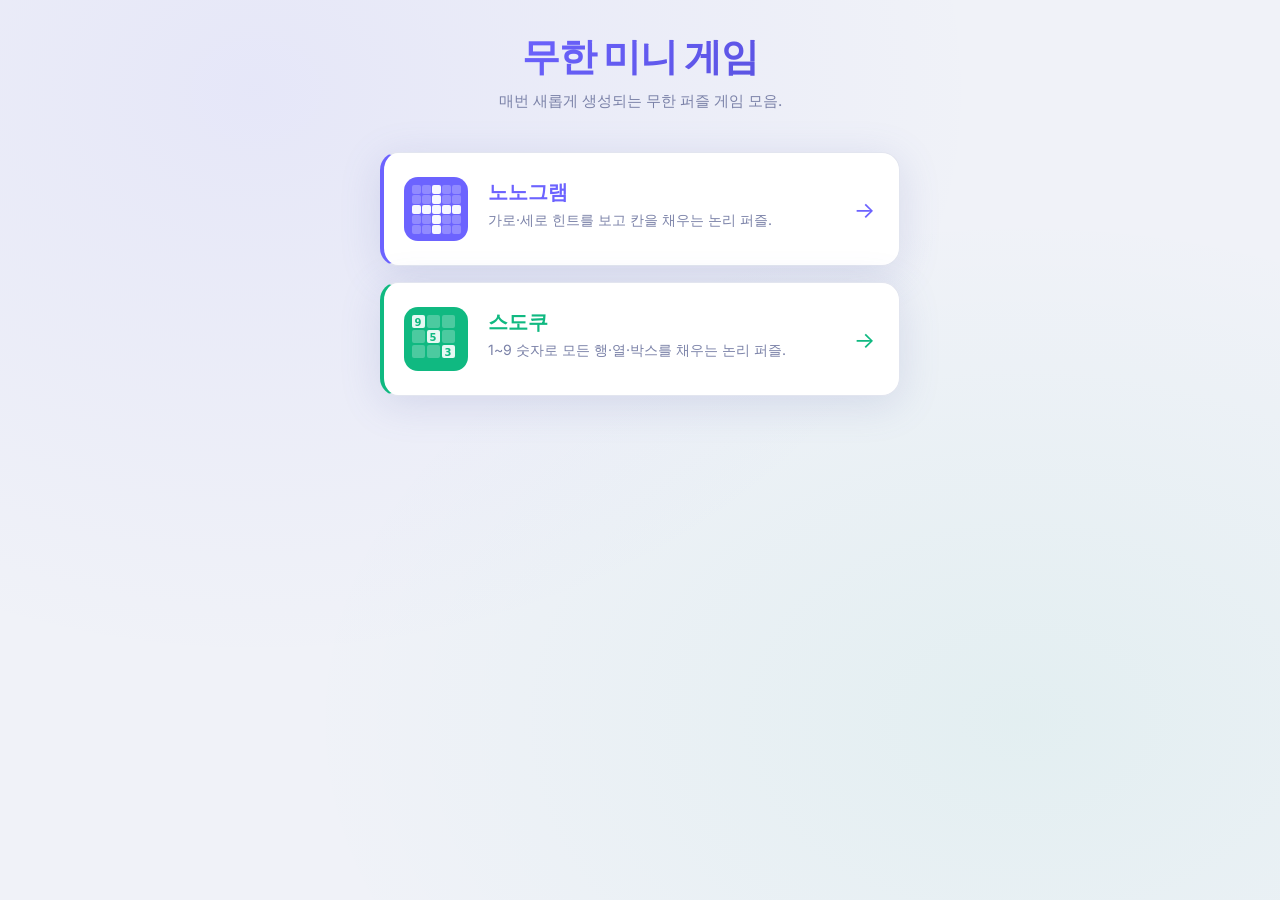
<file: index.html>
<!DOCTYPE html>
<html lang="ko">
<head>
  <meta charset="UTF-8" />
  <meta name="viewport" content="width=device-width, initial-scale=1.0" />
  <title>무한 미니 게임</title>
  <link rel="stylesheet" href="style.css" />
</head>
<body class="home-page">

  <!-- 헤더 -->
  <header class="home-header">
    <h1>무한 미니 게임</h1>
    <p>매번 새롭게 생성되는 무한 퍼즐 게임 모음.</p>
  </header>

  <!-- 게임 목록 -->
  <main class="game-grid">
    <a href="nonogram.html" class="game-card">
      <div class="game-card-inner">
        <div class="game-card-icon">
          <svg width="64" height="64" viewBox="0 0 64 64" xmlns="http://www.w3.org/2000/svg">
            <rect width="64" height="64" rx="14" fill="#6c63ff"/>
            <rect x="8"  y="8"  width="9" height="9" rx="2" fill="rgba(255,255,255,0.25)"/>
            <rect x="18" y="8"  width="9" height="9" rx="2" fill="rgba(255,255,255,0.25)"/>
            <rect x="28" y="8"  width="9" height="9" rx="2" fill="rgba(255,255,255,0.95)"/>
            <rect x="38" y="8"  width="9" height="9" rx="2" fill="rgba(255,255,255,0.25)"/>
            <rect x="48" y="8"  width="9" height="9" rx="2" fill="rgba(255,255,255,0.25)"/>
            <rect x="8"  y="18" width="9" height="9" rx="2" fill="rgba(255,255,255,0.25)"/>
            <rect x="18" y="18" width="9" height="9" rx="2" fill="rgba(255,255,255,0.25)"/>
            <rect x="28" y="18" width="9" height="9" rx="2" fill="rgba(255,255,255,0.95)"/>
            <rect x="38" y="18" width="9" height="9" rx="2" fill="rgba(255,255,255,0.25)"/>
            <rect x="48" y="18" width="9" height="9" rx="2" fill="rgba(255,255,255,0.25)"/>
            <rect x="8"  y="28" width="9" height="9" rx="2" fill="rgba(255,255,255,0.95)"/>
            <rect x="18" y="28" width="9" height="9" rx="2" fill="rgba(255,255,255,0.95)"/>
            <rect x="28" y="28" width="9" height="9" rx="2" fill="rgba(255,255,255,0.95)"/>
            <rect x="38" y="28" width="9" height="9" rx="2" fill="rgba(255,255,255,0.95)"/>
            <rect x="48" y="28" width="9" height="9" rx="2" fill="rgba(255,255,255,0.95)"/>
            <rect x="8"  y="38" width="9" height="9" rx="2" fill="rgba(255,255,255,0.25)"/>
            <rect x="18" y="38" width="9" height="9" rx="2" fill="rgba(255,255,255,0.25)"/>
            <rect x="28" y="38" width="9" height="9" rx="2" fill="rgba(255,255,255,0.95)"/>
            <rect x="38" y="38" width="9" height="9" rx="2" fill="rgba(255,255,255,0.25)"/>
            <rect x="48" y="38" width="9" height="9" rx="2" fill="rgba(255,255,255,0.25)"/>
            <rect x="8"  y="48" width="9" height="9" rx="2" fill="rgba(255,255,255,0.25)"/>
            <rect x="18" y="48" width="9" height="9" rx="2" fill="rgba(255,255,255,0.25)"/>
            <rect x="28" y="48" width="9" height="9" rx="2" fill="rgba(255,255,255,0.95)"/>
            <rect x="38" y="48" width="9" height="9" rx="2" fill="rgba(255,255,255,0.25)"/>
            <rect x="48" y="48" width="9" height="9" rx="2" fill="rgba(255,255,255,0.25)"/>
          </svg>
        </div>
        <div class="game-card-info">
          <h2>노노그램</h2>
          <p>가로·세로 힌트를 보고 칸을 채우는 논리 퍼즐.</p>
        </div>
        <div class="game-card-arrow">→</div>
      </div>
    </a>

    <a href="sudoku.html" class="game-card">
      <div class="game-card-inner">
        <div class="game-card-icon">
          <svg width="64" height="64" viewBox="0 0 64 64" xmlns="http://www.w3.org/2000/svg">
            <rect width="64" height="64" rx="14" fill="#10b981"/>
            <rect x="8"  y="8"  width="13" height="13" rx="2" fill="rgba(255,255,255,0.90)"/>
            <rect x="23" y="8"  width="13" height="13" rx="2" fill="rgba(255,255,255,0.25)"/>
            <rect x="38" y="8"  width="13" height="13" rx="2" fill="rgba(255,255,255,0.25)"/>
            <rect x="8"  y="23" width="13" height="13" rx="2" fill="rgba(255,255,255,0.25)"/>
            <rect x="23" y="23" width="13" height="13" rx="2" fill="rgba(255,255,255,0.90)"/>
            <rect x="38" y="23" width="13" height="13" rx="2" fill="rgba(255,255,255,0.25)"/>
            <rect x="8"  y="38" width="13" height="13" rx="2" fill="rgba(255,255,255,0.25)"/>
            <rect x="23" y="38" width="13" height="13" rx="2" fill="rgba(255,255,255,0.25)"/>
            <rect x="38" y="38" width="13" height="13" rx="2" fill="rgba(255,255,255,0.90)"/>
            <text x="14" y="19" font-family="system-ui" font-size="10" font-weight="700" fill="#10b981" text-anchor="middle">9</text>
            <text x="29" y="34" font-family="system-ui" font-size="10" font-weight="700" fill="#10b981" text-anchor="middle">5</text>
            <text x="44" y="49" font-family="system-ui" font-size="10" font-weight="700" fill="#10b981" text-anchor="middle">3</text>
          </svg>
        </div>
        <div class="game-card-info">
          <h2 class="game-card-title-green">스도쿠</h2>
          <p>1~9 숫자로 모든 행·열·박스를 채우는 논리 퍼즐.</p>
        </div>
        <div class="game-card-arrow game-card-arrow-green">→</div>
      </div>
    </a>
  </main>

</body>
</html>
</file>
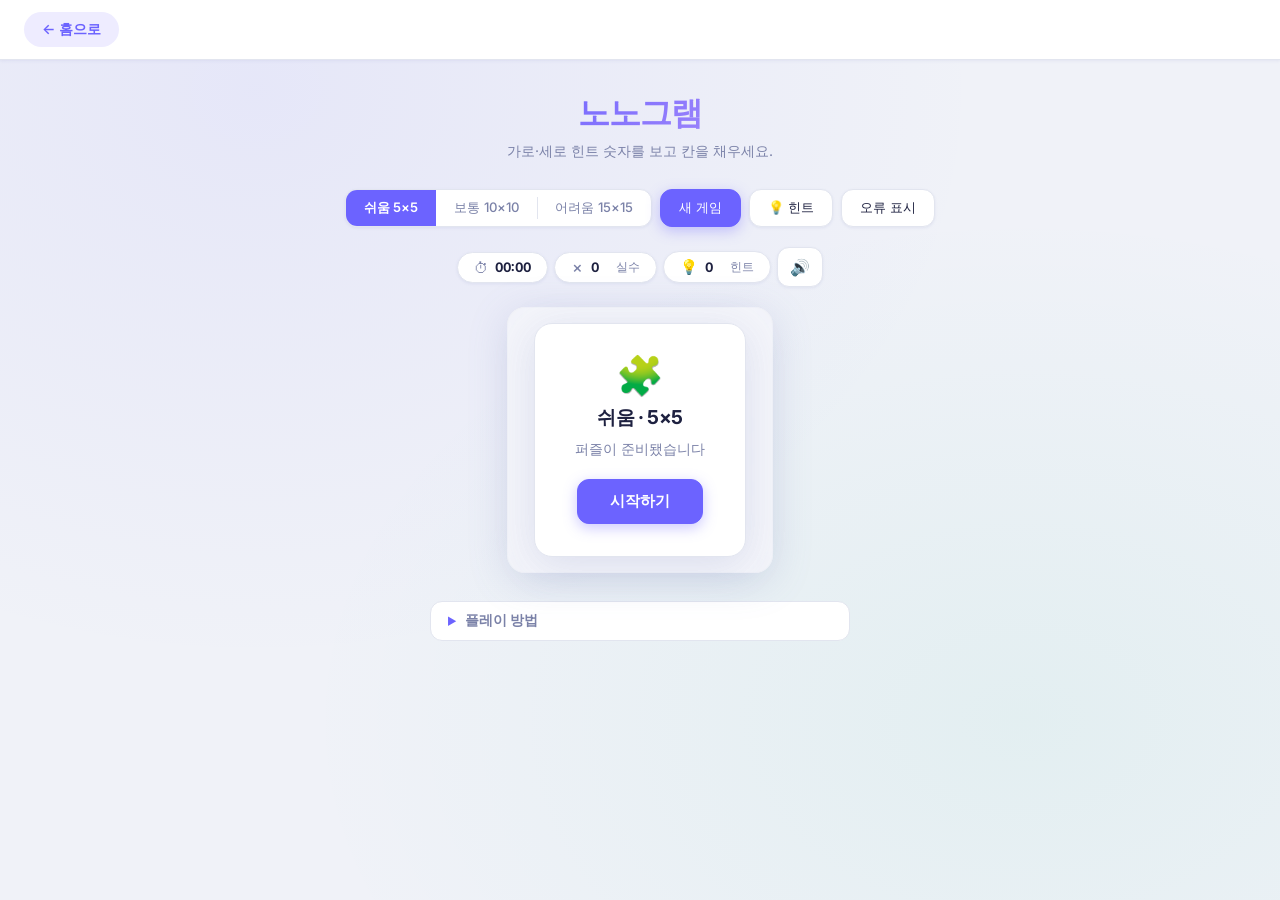
<file: nonogram.html>
<!DOCTYPE html>
<html lang="ko">
<head>
  <meta charset="UTF-8" />
  <meta name="viewport" content="width=device-width, initial-scale=1.0" />
  <title>노노그램 (Nonogram)</title>
  <link rel="stylesheet" href="style.css" />
</head>
<body>

  <!-- 상단 네비게이션 -->
  <nav class="top-nav">
    <a href="index.html" class="home-btn">← 홈으로</a>
  </nav>

  <!-- 헤더 -->
  <header>
    <h1>노노그램</h1>
    <p>가로·세로 힌트 숫자를 보고 칸을 채우세요.</p>
  </header>

  <!-- 컨트롤 바 -->
  <div class="controls">
    <div class="difficulty-group">
      <button data-difficulty="easy"   class="active">쉬움 5×5</button>
      <button data-difficulty="medium">보통 10×10</button>
      <button data-difficulty="hard">어려움 15×15</button>
    </div>
    <button class="btn btn-primary" id="btn-new">새 게임</button>
    <button class="btn" id="btn-hint">💡 힌트</button>
    <button class="btn" id="btn-errors">오류 표시</button>
  </div>

  <!-- 스탯 바 -->
  <div class="stats">
    <div class="stat-pill">
      <span class="icon">⏱</span>
      <span class="value" id="timer-value">00:00</span>
    </div>
    <div class="stat-pill" id="mistakes-pill">
      <span class="icon">✗</span>
      <span class="value mistakes-value" id="mistakes-value">0</span>
      <span style="color:var(--text-muted);font-size:0.78rem">실수</span>
    </div>
    <div class="stat-pill">
      <span class="icon">💡</span>
      <span class="value" id="hints-value">0</span>
      <span style="color:var(--text-muted);font-size:0.78rem">힌트</span>
    </div>
    <button class="btn btn-icon" id="btn-sound" title="소리 켜기/끄기">🔊</button>
  </div>

  <!-- 게임 보드 -->
  <div id="board-area">
    <div id="board-wrapper">
      <div id="board"></div>
    </div>

    <!-- 시작 오버레이 (보드 위에 표시) -->
    <div id="start-overlay">
      <div class="start-card">
        <div class="start-icon">🧩</div>
        <h2 id="start-title">쉬움 · 5×5</h2>
        <p id="start-desc">퍼즐이 준비됐습니다</p>
        <button class="btn btn-primary btn-start" id="btn-start">시작하기</button>
      </div>
    </div>
  </div>

  <!-- 완성 배너 -->
  <div id="complete-banner">
    <h2>🎉 완성!</h2>
    <div class="result-row">
      <span>⏱ <strong id="final-time">--:--</strong></span>
      <span>✗ 실수 <strong id="final-mistakes">0</strong>회</span>
    </div>
    <button class="btn btn-primary" onclick="newGame()">다음 퍼즐 →</button>
  </div>

  <!-- 로딩 오버레이 -->
  <div id="loading" class="show">
    <div class="spinner"></div>
    <span>퍼즐 생성 중…</span>
  </div>

  <!-- 플레이 방법 -->
  <details class="how-to-play">
    <summary>플레이 방법</summary>
    <ul>
      <li><b>왼쪽 클릭</b> — 칸 채우기 / 취소</li>
      <li><b>오른쪽 클릭</b> — × 표시 (빈칸 확정)</li>
      <li><b>드래그</b> — 여러 칸 한 번에 채우기</li>
      <li>행·열의 숫자는 연속으로 채워야 할 칸 수입니다.</li>
      <li>숫자가 여러 개면 각 그룹 사이에 빈칸이 1개 이상 있어야 합니다.</li>
    </ul>
  </details>

  <!-- 스크립트 -->
  <script src="js/solver.js"></script>
  <script src="js/generator.js"></script>
  <script src="js/sound.js"></script>
  <script src="js/game.js"></script>

</body>
</html>
</file>
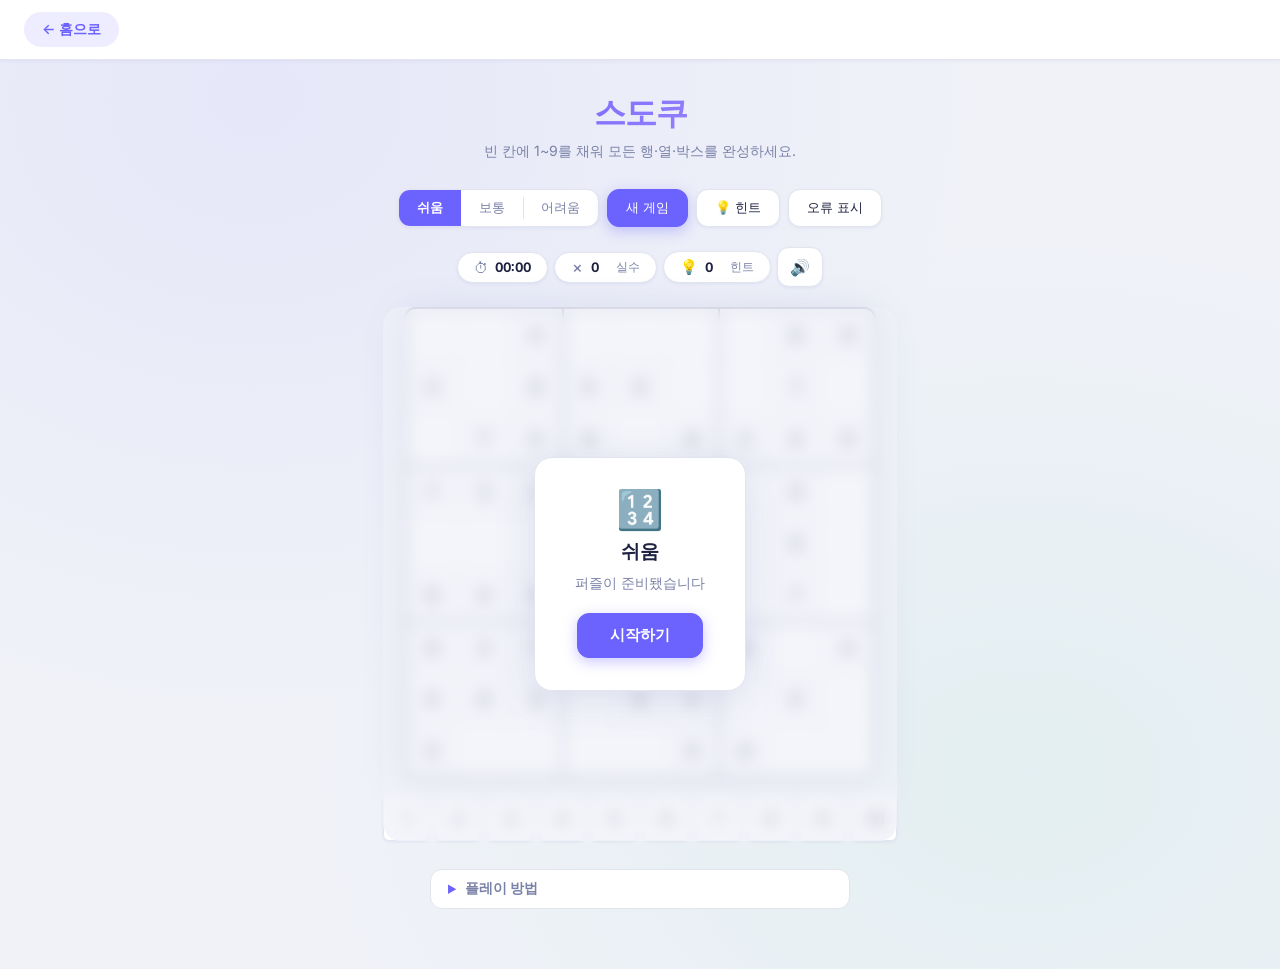
<file: sudoku.html>
<!DOCTYPE html>
<html lang="ko">
<head>
  <meta charset="UTF-8" />
  <meta name="viewport" content="width=device-width, initial-scale=1.0" />
  <title>스도쿠</title>
  <link rel="stylesheet" href="style.css" />
</head>
<body>

  <!-- 상단 네비게이션 -->
  <nav class="top-nav">
    <a href="index.html" class="home-btn">← 홈으로</a>
  </nav>

  <!-- 헤더 -->
  <header>
    <h1>스도쿠</h1>
    <p>빈 칸에 1~9를 채워 모든 행·열·박스를 완성하세요.</p>
  </header>

  <!-- 컨트롤 바 -->
  <div class="controls">
    <div class="difficulty-group">
      <button data-sdk-diff="easy" class="active">쉬움</button>
      <button data-sdk-diff="medium">보통</button>
      <button data-sdk-diff="hard">어려움</button>
    </div>
    <button class="btn btn-primary" id="sdk-btn-new">새 게임</button>
    <button class="btn" id="sdk-btn-hint">💡 힌트</button>
    <button class="btn" id="sdk-btn-errors">오류 표시</button>
  </div>

  <!-- 스탯 바 -->
  <div class="stats">
    <div class="stat-pill">
      <span class="icon">⏱</span>
      <span class="value" id="sdk-timer-value">00:00</span>
    </div>
    <div class="stat-pill" id="sdk-mistakes-pill">
      <span class="icon">✗</span>
      <span class="value" id="sdk-mistakes-value">0</span>
      <span style="color:var(--text-muted);font-size:0.78rem">실수</span>
    </div>
    <div class="stat-pill">
      <span class="icon">💡</span>
      <span class="value" id="sdk-hints-value">0</span>
      <span style="color:var(--text-muted);font-size:0.78rem">힌트</span>
    </div>
    <button class="btn btn-icon" id="sdk-btn-sound" title="소리 켜기/끄기">🔊</button>
  </div>

  <!-- 게임 영역 -->
  <div id="sdk-game-area">
    <!-- 그리드 -->
    <div id="sdk-grid"></div>

    <!-- 숫자 패드 -->
    <div id="sdk-numpad">
      <button class="sdk-num-btn" data-num="1">1</button>
      <button class="sdk-num-btn" data-num="2">2</button>
      <button class="sdk-num-btn" data-num="3">3</button>
      <button class="sdk-num-btn" data-num="4">4</button>
      <button class="sdk-num-btn" data-num="5">5</button>
      <button class="sdk-num-btn" data-num="6">6</button>
      <button class="sdk-num-btn" data-num="7">7</button>
      <button class="sdk-num-btn" data-num="8">8</button>
      <button class="sdk-num-btn" data-num="9">9</button>
      <button id="sdk-btn-erase" title="지우기">⌫</button>
    </div>

    <!-- 시작 오버레이 -->
    <div id="sdk-overlay">
      <div class="start-card">
        <div class="start-icon">🔢</div>
        <h2 id="sdk-overlay-title">쉬움</h2>
        <p id="sdk-overlay-desc">퍼즐이 준비됐습니다</p>
        <button class="btn btn-primary btn-start" id="sdk-btn-start">시작하기</button>
      </div>
    </div>
  </div>

  <!-- 완성 배너 -->
  <div id="sdk-banner">
    <h2>🎉 완성!</h2>
    <div class="result-row">
      <span>⏱ <strong id="sdk-final-time">--:--</strong></span>
      <span>✗ 실수 <strong id="sdk-final-mistakes">0</strong>회</span>
    </div>
    <button class="btn btn-primary" id="sdk-btn-next">다음 퍼즐 →</button>
  </div>

  <!-- 로딩 오버레이 -->
  <div id="sdk-loading" class="show">
    <div class="spinner"></div>
    <span>퍼즐 생성 중…</span>
  </div>

  <!-- 플레이 방법 -->
  <details class="how-to-play">
    <summary>플레이 방법</summary>
    <ul>
      <li>셀을 클릭하고 1~9 숫자를 입력하세요.</li>
      <li>각 행, 열, 3×3 박스에 1~9가 한 번씩만 들어가야 합니다.</li>
      <li>키보드 방향키로 셀을 이동할 수 있습니다.</li>
      <li>⌫ 버튼 또는 Backspace 키로 숫자를 지울 수 있습니다.</li>
    </ul>
  </details>

  <!-- 스크립트 -->
  <script src="js/sound.js"></script>
  <script src="js/sudoku-solver.js"></script>
  <script src="js/sudoku-generator.js"></script>
  <script src="js/sudoku-game.js"></script>

</body>
</html>
</file>
<file: style.css>
/* ──────────────────────────────────────────────
   Import Font
────────────────────────────────────────────── */
@import url('https://fonts.googleapis.com/css2?family=Inter:wght@400;500;600;700&display=swap');

/* ──────────────────────────────────────────────
   Reset & Variables
────────────────────────────────────────────── */
*, *::before, *::after { box-sizing: border-box; margin: 0; padding: 0; }

:root {
  --bg:            #f0f2f8;
  --surface:       #ffffff;
  --surface-2:     #f8f9fc;
  --border:        #e2e5ef;
  --border-thick:  #8892b0;

  --cell-empty:    #ffffff;
  --cell-filled:   #2d3561;
  --cell-hover:    #eef0f8;

  --clue:          #4a5280;
  --clue-done:     #b8bdd6;

  --accent:        #6c63ff;
  --accent-dark:   #5a52e0;
  --accent-light:  #eeecff;
  --accent-text:   #ffffff;

  --success:       #10b981;
  --success-light: #d1fae5;
  --danger:        #ef4444;
  --danger-light:  #fee2e2;

  --text:          #1e2140;
  --text-muted:    #7b82a8;

  --radius-sm:     6px;
  --radius:        12px;
  --radius-lg:     18px;
  --shadow-sm:     0 1px 3px rgba(100,110,180,0.10);
  --shadow:        0 4px 20px rgba(100,110,180,0.12);
  --shadow-lg:     0 8px 40px rgba(100,110,180,0.18);
}

/* ──────────────────────────────────────────────
   Body & Layout
────────────────────────────────────────────── */
body {
  font-family: 'Inter', 'Segoe UI', system-ui, -apple-system, sans-serif;
  background: var(--bg);
  background-image:
    radial-gradient(ellipse at 20% 10%, rgba(108,99,255,0.08) 0%, transparent 50%),
    radial-gradient(ellipse at 80% 80%, rgba(16,185,129,0.06) 0%, transparent 50%);
  color: var(--text);
  min-height: 100vh;
  display: flex;
  flex-direction: column;
  align-items: center;
  padding: 32px 16px 60px;
  user-select: none;
}

/* ──────────────────────────────────────────────
   Header
────────────────────────────────────────────── */
header {
  text-align: center;
  margin-bottom: 28px;
}

header h1 {
  font-size: 2rem;
  font-weight: 700;
  letter-spacing: -1px;
  background: linear-gradient(135deg, var(--accent) 0%, #a78bfa 100%);
  -webkit-background-clip: text;
  -webkit-text-fill-color: transparent;
  background-clip: text;
  margin-bottom: 6px;
}

header p {
  font-size: 0.88rem;
  color: var(--text-muted);
  font-weight: 400;
}

/* ──────────────────────────────────────────────
   Controls
────────────────────────────────────────────── */
.controls {
  display: flex;
  align-items: center;
  gap: 8px;
  flex-wrap: wrap;
  justify-content: center;
  margin-bottom: 20px;
  max-width: 680px;
  width: 100%;
}

.controls-row2 {
  display: flex;
  align-items: center;
  gap: 8px;
  justify-content: center;
  margin-top: -12px;
  margin-bottom: 20px;
}

.difficulty-group {
  display: flex;
  background: var(--surface);
  border: 1.5px solid var(--border);
  border-radius: var(--radius);
  overflow: hidden;
  box-shadow: var(--shadow-sm);
}

.difficulty-group button {
  border: none;
  background: transparent;
  padding: 9px 18px;
  font-size: 0.82rem;
  font-weight: 500;
  cursor: pointer;
  color: var(--text-muted);
  transition: background 0.18s, color 0.18s;
  font-family: inherit;
  position: relative;
}

.difficulty-group button + button::before {
  content: '';
  position: absolute;
  left: 0; top: 20%; height: 60%;
  width: 1px;
  background: var(--border);
}

.difficulty-group button.active {
  background: var(--accent);
  color: #fff;
  font-weight: 600;
}

.difficulty-group button.active + button::before,
.difficulty-group button:has(+ .active)::before {
  display: none;
}

.difficulty-group button:hover:not(.active) {
  background: var(--accent-light);
  color: var(--accent);
}

.btn {
  padding: 9px 18px;
  border: 1.5px solid var(--border);
  border-radius: var(--radius);
  background: var(--surface);
  font-size: 0.82rem;
  font-weight: 500;
  cursor: pointer;
  transition: all 0.18s;
  color: var(--text);
  font-family: inherit;
  box-shadow: var(--shadow-sm);
}

.btn:hover {
  border-color: var(--accent);
  color: var(--accent);
  background: var(--accent-light);
  transform: translateY(-1px);
  box-shadow: var(--shadow);
}

.btn-icon {
  padding: 9px 12px;
  font-size: 1rem;
  min-width: 40px;
}

.btn-primary {
  background: var(--accent);
  color: #fff;
  border-color: var(--accent);
  box-shadow: 0 4px 14px rgba(108,99,255,0.35);
}

.btn-primary:hover {
  background: var(--accent-dark);
  border-color: var(--accent-dark);
  color: #fff;
  box-shadow: 0 6px 18px rgba(108,99,255,0.4);
}

/* ──────────────────────────────────────────────
   Stats Bar
────────────────────────────────────────────── */
.stats {
  display: flex;
  gap: 6px;
  align-items: center;
  margin-bottom: 20px;
}

.stat-pill {
  display: flex;
  align-items: center;
  gap: 7px;
  background: var(--surface);
  border: 1.5px solid var(--border);
  border-radius: 100px;
  padding: 6px 16px;
  font-size: 0.82rem;
  color: var(--text-muted);
  font-weight: 500;
  box-shadow: var(--shadow-sm);
}

.stat-pill .value {
  font-weight: 700;
  color: var(--text);
  font-variant-numeric: tabular-nums;
  min-width: 2ch;
}

.stat-pill .icon { font-size: 0.9rem; }

.stat-pill.warn .value { color: var(--danger); }

/* ──────────────────────────────────────────────
   Loading Overlay
────────────────────────────────────────────── */
#loading {
  display: none;
  position: fixed;
  inset: 0;
  background: rgba(240,242,248,0.88);
  backdrop-filter: blur(6px);
  z-index: 100;
  flex-direction: column;
  align-items: center;
  justify-content: center;
  gap: 14px;
  font-size: 0.95rem;
  color: var(--text-muted);
  font-weight: 500;
}

#loading.show { display: flex; }

.spinner {
  width: 38px; height: 38px;
  border: 3px solid var(--border);
  border-top-color: var(--accent);
  border-radius: 50%;
  animation: spin 0.65s linear infinite;
}

@keyframes spin { to { transform: rotate(360deg); } }

/* ──────────────────────────────────────────────
   Board Area (보드 + 시작 오버레이를 감싸는 컨테이너)
────────────────────────────────────────────── */
#board-area {
  position: relative;
}

/* 시작 오버레이 */
#start-overlay {
  display: none;
  position: absolute;
  inset: 0;
  border-radius: var(--radius-lg);
  background: rgba(240, 242, 248, 0.72);
  backdrop-filter: blur(8px);
  -webkit-backdrop-filter: blur(8px);
  z-index: 10;
  align-items: center;
  justify-content: center;
}

#start-overlay.show { display: flex; }

.start-card {
  text-align: center;
  padding: 32px 40px;
  background: var(--surface);
  border-radius: var(--radius-lg);
  box-shadow: var(--shadow-lg);
  border: 1.5px solid var(--border);
  display: flex;
  flex-direction: column;
  align-items: center;
  gap: 10px;
  animation: slideUp 0.3s cubic-bezier(0.34, 1.56, 0.64, 1);
}

.start-icon { font-size: 2.4rem; line-height: 1; }

.start-card h2 {
  font-size: 1.2rem;
  font-weight: 700;
  color: var(--text);
  letter-spacing: -0.4px;
}

.start-card p {
  font-size: 0.85rem;
  color: var(--text-muted);
  margin-bottom: 4px;
}

.btn-start {
  margin-top: 6px;
  padding: 11px 32px;
  font-size: 0.95rem;
  font-weight: 600;
  letter-spacing: -0.2px;
}

/* ──────────────────────────────────────────────
   Board Wrapper
────────────────────────────────────────────── */
#board-wrapper {
  background: var(--surface);
  border-radius: var(--radius-lg);
  box-shadow: var(--shadow-lg);
  padding: 20px;
  overflow: auto;
  max-width: 100%;
  border: 1.5px solid var(--border);
}

#board {
  display: grid;
}

/* ──────────────────────────────────────────────
   Clue Cells
────────────────────────────────────────────── */
.clue-cell {
  display: flex;
  align-items: flex-end;
  justify-content: center;
  font-size: 0.78rem;
  font-weight: 700;
  color: var(--clue);
  min-width: 32px;
  min-height: 32px;
  line-height: 1;
  letter-spacing: -0.3px;
}

.clue-cell.row-clue {
  flex-direction: row;
  align-items: center;
  justify-content: flex-end;
  gap: 4px;
  padding-right: 8px;
}

.clue-cell.col-clue {
  flex-direction: column;
  justify-content: flex-end;
  align-items: center;
  gap: 3px;
  padding-bottom: 6px;
}

.clue-cell.done { color: var(--clue-done); }

.clue-num { display: inline-block; }

.corner-cell { min-width: 32px; min-height: 32px; }

/* ──────────────────────────────────────────────
   Game Cells
────────────────────────────────────────────── */
.game-cell {
  width: 34px;
  height: 34px;
  border: 1.5px solid #dde1ef;
  background: var(--cell-empty);
  cursor: pointer;
  position: relative;
  transition: background 0.1s, border-color 0.1s, transform 0.08s;
  touch-action: manipulation;
  border-radius: 3px;
}

.game-cell:hover {
  background: var(--cell-hover);
  border-color: #c0c5df;
  z-index: 1;
}

/* 5셀 그룹 구분선 */
.game-cell.border-right-thick  { border-right:  2.5px solid var(--border-thick); }
.game-cell.border-bottom-thick { border-bottom: 2.5px solid var(--border-thick); }

/* 채움 */
.game-cell.filled {
  background: var(--cell-filled);
  border-color: var(--cell-filled);
  box-shadow: inset 0 1px 0 rgba(255,255,255,0.08);
}
.game-cell.filled:hover { background: #3d4480; }

/* X 표시 */
.game-cell.marked::after {
  content: '×';
  position: absolute;
  inset: 0;
  display: flex;
  align-items: center;
  justify-content: center;
  font-size: 1.05rem;
  color: #b8bdd6;
  pointer-events: none;
  font-weight: 600;
}

/* 오류 */
.game-cell.error {
  background: var(--danger-light) !important;
  border-color: var(--danger) !important;
}
.game-cell.error.filled {
  background: var(--danger) !important;
  border-color: var(--danger) !important;
}

/* 힌트 공개 */
.game-cell.hinted {
  background: var(--cell-filled);
  border-color: var(--accent);
  box-shadow: 0 0 0 2px var(--accent), inset 0 1px 0 rgba(255,255,255,0.1);
}

/* 완성 애니메이션 */
.game-cell.celebrate {
  animation: cellPop 0.45s cubic-bezier(0.34,1.56,0.64,1) forwards;
}

@keyframes cellPop {
  0%   { transform: scale(1);    background: var(--cell-filled); border-color: var(--cell-filled); }
  50%  { transform: scale(1.18); background: var(--success);     border-color: var(--success); }
  100% { transform: scale(1);    background: var(--success);     border-color: var(--success); }
}

/* ──────────────────────────────────────────────
   Complete Banner
────────────────────────────────────────────── */
#complete-banner {
  display: none;
  margin-top: 24px;
  padding: 24px 32px;
  background: var(--surface);
  border: 1.5px solid var(--success);
  border-radius: var(--radius-lg);
  text-align: center;
  box-shadow: var(--shadow-lg), 0 0 0 4px var(--success-light);
  animation: slideUp 0.4s cubic-bezier(0.34,1.56,0.64,1);
  min-width: 260px;
}

#complete-banner.show { display: block; }

#complete-banner h2 {
  font-size: 1.5rem;
  font-weight: 700;
  color: var(--success);
  margin-bottom: 10px;
  letter-spacing: -0.5px;
}

#complete-banner .result-row {
  display: flex;
  justify-content: center;
  gap: 24px;
  margin-bottom: 18px;
  color: var(--text-muted);
  font-size: 0.88rem;
  font-weight: 500;
}

#complete-banner .result-row strong {
  color: var(--text);
  font-weight: 700;
}

@keyframes slideUp {
  from { opacity: 0; transform: translateY(16px) scale(0.96); }
  to   { opacity: 1; transform: translateY(0)    scale(1); }
}

/* ──────────────────────────────────────────────
   How to Play
────────────────────────────────────────────── */
.how-to-play {
  margin-top: 28px;
  max-width: 420px;
  width: 100%;
}

.how-to-play summary {
  font-weight: 600;
  font-size: 0.85rem;
  color: var(--text-muted);
  cursor: pointer;
  padding: 10px 16px;
  background: var(--surface);
  border: 1.5px solid var(--border);
  border-radius: var(--radius);
  list-style: none;
  display: flex;
  align-items: center;
  gap: 8px;
  transition: all 0.18s;
}

.how-to-play summary::-webkit-details-marker { display: none; }

.how-to-play summary::before {
  content: '▶';
  font-size: 0.65rem;
  transition: transform 0.2s;
  color: var(--accent);
}

.how-to-play[open] summary::before { transform: rotate(90deg); }

.how-to-play summary:hover {
  border-color: var(--accent);
  color: var(--accent);
}

.how-to-play ul {
  margin-top: 8px;
  padding: 14px 18px 14px 26px;
  background: var(--surface);
  border: 1.5px solid var(--border);
  border-radius: var(--radius);
  list-style: none;
}

.how-to-play li {
  font-size: 0.83rem;
  color: var(--text-muted);
  line-height: 2;
  display: flex;
  gap: 8px;
  align-items: flex-start;
}

.how-to-play li::before {
  content: '·';
  color: var(--accent);
  font-weight: 900;
  font-size: 1.1rem;
  line-height: 1.6;
  flex-shrink: 0;
}

.how-to-play b { color: var(--text); font-weight: 600; }

/* ──────────────────────────────────────────────
   홈 화면
────────────────────────────────────────────── */
.home-page {
  display: flex;
  flex-direction: column;
  align-items: center;
}

.home-header {
  text-align: center;
  margin-bottom: 2.5rem;
}

.home-header h1 {
  font-size: 2.4rem;
  font-weight: 800;
  background: linear-gradient(135deg, var(--accent), var(--accent-dark));
  -webkit-background-clip: text;
  -webkit-text-fill-color: transparent;
  background-clip: text;
  margin-bottom: 8px;
}

.home-header p {
  font-size: 0.95rem;
  color: var(--text-muted);
}

.game-grid {
  display: flex;
  flex-direction: column;
  gap: 16px;
  width: 100%;
  max-width: 520px;
}

.game-card {
  display: block;
  background: var(--surface);
  border: 1.5px solid var(--border);
  border-left: 4px solid var(--accent);
  border-radius: 18px;
  padding: 24px 24px 24px 20px;
  text-decoration: none;
  color: var(--text);
  box-shadow: var(--shadow-lg);
  transition: transform 0.15s, box-shadow 0.15s;
}

.game-card:hover {
  transform: translateY(-4px);
  box-shadow: 0 12px 40px rgba(108,99,255,0.2);
}

.game-card-inner {
  display: flex;
  align-items: center;
  gap: 20px;
}

.game-card-icon {
  flex-shrink: 0;
  width: 64px;
  height: 64px;
}

.game-card-info {
  flex: 1;
}

.game-card-info h2 {
  font-size: 1.25rem;
  font-weight: 700;
  margin: 0 0 5px;
  color: var(--accent);
}

.game-card-info p {
  font-size: 0.88rem;
  color: var(--text-muted);
  margin: 0 0 10px;
}

.game-card-tag {
  font-size: 0.75rem;
  color: var(--accent);
  background: var(--accent-light);
  padding: 3px 10px;
  border-radius: 20px;
  font-weight: 500;
}

.game-card-arrow {
  font-size: 1.4rem;
  color: var(--accent);
  flex-shrink: 0;
}

/* 상단 네비게이션 바 (게임 페이지) */
.top-nav {
  align-self: stretch;
  margin: -32px -16px 32px;
  padding: 12px 24px;
  background: var(--surface);
  border-bottom: 1px solid var(--border);
  box-shadow: var(--shadow-sm);
  display: flex;
  align-items: center;
}

.home-btn {
  display: inline-flex;
  align-items: center;
  gap: 6px;
  padding: 8px 18px;
  background: var(--accent-light);
  color: var(--accent);
  border-radius: 20px;
  font-size: 0.88rem;
  font-weight: 600;
  text-decoration: none;
  transition: background 0.15s, color 0.15s, transform 0.15s;
}

.home-btn:hover {
  background: var(--accent);
  color: #ffffff;
  transform: translateX(-2px);
}

/* ──────────────────────────────────────────────
   홈 화면 — 스도쿠 카드 (초록 테마)
────────────────────────────────────────────── */
.game-card-title-green { color: var(--success) !important; }
.game-card-tag-green   { color: var(--success) !important; background: var(--success-light) !important; }
.game-card-arrow-green { color: var(--success) !important; }

a.game-card:has(.game-card-title-green) {
  border-left-color: var(--success);
}
a.game-card:has(.game-card-title-green):hover {
  box-shadow: 0 12px 40px rgba(16,185,129,0.18);
  border-left-color: #059669;
}


/* ──────────────────────────────────────────────
   스도쿠 — 로딩 & 오버레이 & 배너
────────────────────────────────────────────── */
#sdk-loading {
  display: none;
  position: fixed;
  inset: 0;
  background: rgba(240,242,248,0.88);
  backdrop-filter: blur(6px);
  z-index: 100;
  flex-direction: column;
  align-items: center;
  justify-content: center;
  gap: 14px;
  font-size: 0.95rem;
  color: var(--text-muted);
  font-weight: 500;
}
#sdk-loading.show { display: flex; }

#sdk-overlay {
  display: none;
  position: absolute;
  inset: 0;
  border-radius: var(--radius-lg);
  background: rgba(240,242,248,0.72);
  backdrop-filter: blur(8px);
  -webkit-backdrop-filter: blur(8px);
  z-index: 10;
  align-items: center;
  justify-content: center;
}
#sdk-overlay.show { display: flex; }

#sdk-banner {
  display: none;
  margin-top: 24px;
  padding: 24px 32px;
  background: var(--surface);
  border: 1.5px solid var(--success);
  border-radius: var(--radius-lg);
  text-align: center;
  box-shadow: var(--shadow-lg), 0 0 0 4px var(--success-light);
  animation: slideUp 0.4s cubic-bezier(0.34,1.56,0.64,1);
  min-width: 260px;
}
#sdk-banner.show { display: block; }
#sdk-banner h2   { font-size: 1.5rem; font-weight: 700; color: var(--success); margin-bottom: 10px; }
#sdk-banner .result-row {
  display: flex; justify-content: center; gap: 24px;
  margin-bottom: 18px; color: var(--text-muted); font-size: 0.88rem; font-weight: 500;
}
#sdk-banner .result-row strong { color: var(--text); font-weight: 700; }

/* ──────────────────────────────────────────────
   스도쿠 — 게임 영역
────────────────────────────────────────────── */
#sdk-game-area {
  position: relative;
  display: flex;
  flex-direction: column;
  align-items: center;
}

/* 그리드 */
#sdk-grid {
  display: grid;
  grid-template-columns: repeat(9, 1fr);
  border: 2px solid var(--clue);
  border-radius: var(--radius);
  overflow: hidden;
  box-shadow: var(--shadow-lg);
  background: var(--surface);
}

/* 셀 */
.sdk-cell {
  width: clamp(34px, calc((100vw - 48px) / 9), 52px);
  height: clamp(34px, calc((100vw - 48px) / 9), 52px);
  border-right: 1px solid var(--border);
  border-bottom: 1px solid var(--border);
  display: flex;
  align-items: center;
  justify-content: center;
  font-size: clamp(0.9rem, 2.5vw, 1.2rem);
  font-weight: 500;
  cursor: pointer;
  color: var(--accent);
  background: var(--cell-empty);
  transition: background 0.08s;
  user-select: none;
  -webkit-user-select: none;
}

.sdk-cell.given {
  color: var(--text);
  font-weight: 700;
  background: var(--surface-2);
}

/* 3×3 박스 구분선 */
.sdk-cell.box-top  { border-top: 2px solid var(--clue); }
.sdk-cell.box-left { border-left: 2px solid var(--clue); }

/* 상태 클래스 */
.sdk-cell.selected    { background: rgba(108,99,255,0.18) !important; }
.sdk-cell.highlighted { background: rgba(108,99,255,0.05); }
.sdk-cell.same-num    { background: rgba(108,99,255,0.12); }
.sdk-cell.conflict,
.sdk-cell.wrong       { color: var(--danger) !important; background: var(--danger-light) !important; }
.sdk-cell.hinted      { color: var(--success) !important; }

/* 숫자 패드 */
#sdk-numpad {
  display: flex;
  gap: 6px;
  margin-top: 16px;
  flex-wrap: wrap;
  justify-content: center;
}

.sdk-num-btn,
#sdk-btn-erase {
  width: 46px;
  height: 46px;
  border: 1.5px solid var(--border);
  border-radius: var(--radius-sm);
  background: var(--surface);
  font-size: 1.1rem;
  font-weight: 600;
  color: var(--text);
  cursor: pointer;
  display: flex;
  align-items: center;
  justify-content: center;
  transition: background 0.1s, border-color 0.1s, transform 0.08s;
  box-shadow: var(--shadow-sm);
  font-family: inherit;
}

.sdk-num-btn:hover,
#sdk-btn-erase:hover {
  background: var(--accent-light);
  border-color: var(--accent);
}

.sdk-num-btn:active,
#sdk-btn-erase:active { transform: scale(0.92); }

/* ──────────────────────────────────────────────
   Mobile
────────────────────────────────────────────── */
@media (max-width: 500px) {
  body { padding: 20px 12px 40px; }
  header h1 { font-size: 1.6rem; }
  .game-cell { width: 28px; height: 28px; }
  .clue-cell { min-width: 26px; min-height: 26px; font-size: 0.72rem; }
  .corner-cell { min-width: 26px; min-height: 26px; }
  .controls { gap: 6px; }
  .btn, .difficulty-group button { padding: 8px 12px; font-size: 0.78rem; }
}
</file>
